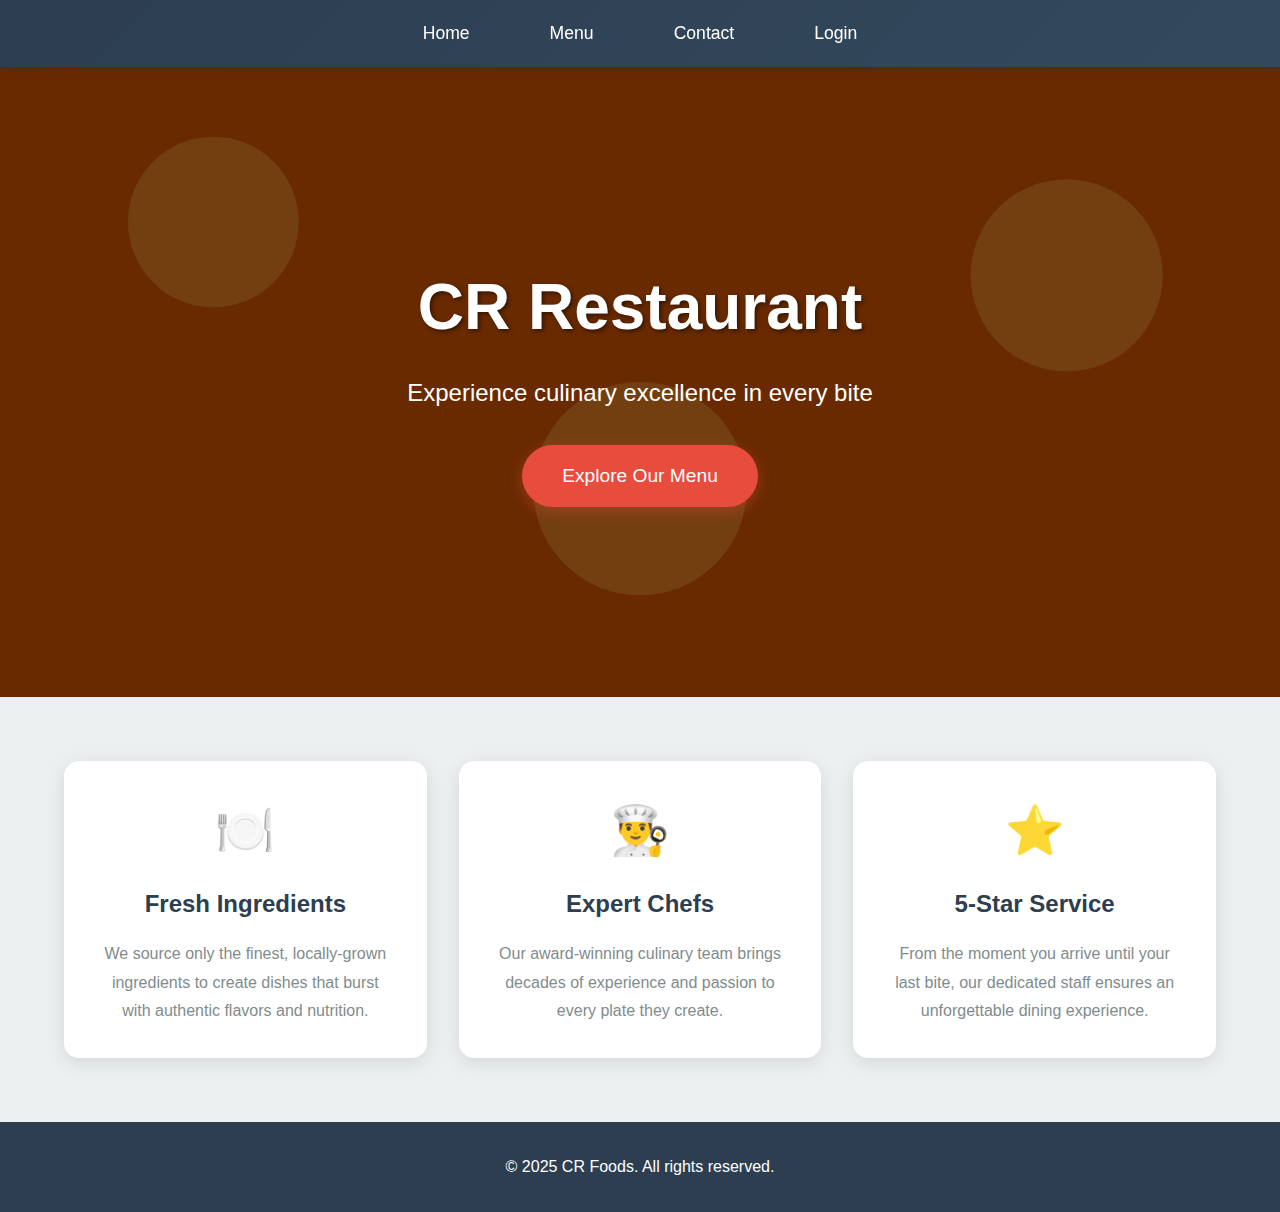
<file: restaurent/restaurentapp/static/index.html>
<!DOCTYPE html>
<html lang="en">
<head>
    <meta charset="UTF-8">
    <meta name="viewport" content="width=device-width, initial-scale=1.0">
    <title>CR Restaurant - Home</title>
    <link rel="stylesheet" href="styles.css">
</head>
<body>
    <nav>
        <ul>
            <li><a href="index.html">Home</a></li>
            <li><a href="menu.html">Menu</a></li>
            <li><a href="contact.html">Contact</a></li>
            <li><a href="login.html">Login</a></li>
        </ul>
    </nav>

    <section class="hero">
        <div class="hero-content">
            <h1>CR Restaurant</h1>
            <p>Experience culinary excellence in every bite</p>
            <a href="menu.html" class="cta-button">Explore Our Menu</a>
        </div>
    </section>

    <section class="features">
        <div class="feature-card">
            <div class="feature-icon">🍽️</div>
            <h3>Fresh Ingredients</h3>
            <p>We source only the finest, locally-grown ingredients to create dishes that burst with authentic flavors and nutrition.</p>
        </div>
        <div class="feature-card">
            <div class="feature-icon">👨‍🍳</div>
            <h3>Expert Chefs</h3>
            <p>Our award-winning culinary team brings decades of experience and passion to every plate they create.</p>
        </div>
        <div class="feature-card">
            <div class="feature-icon">⭐</div>
            <h3>5-Star Service</h3>
            <p>From the moment you arrive until your last bite, our dedicated staff ensures an unforgettable dining experience.</p>
        </div>
    </section>

    <footer>
        <p>&copy; 2025 CR Foods. All rights reserved.</p>
    </footer>
</body>
</html>
</file>
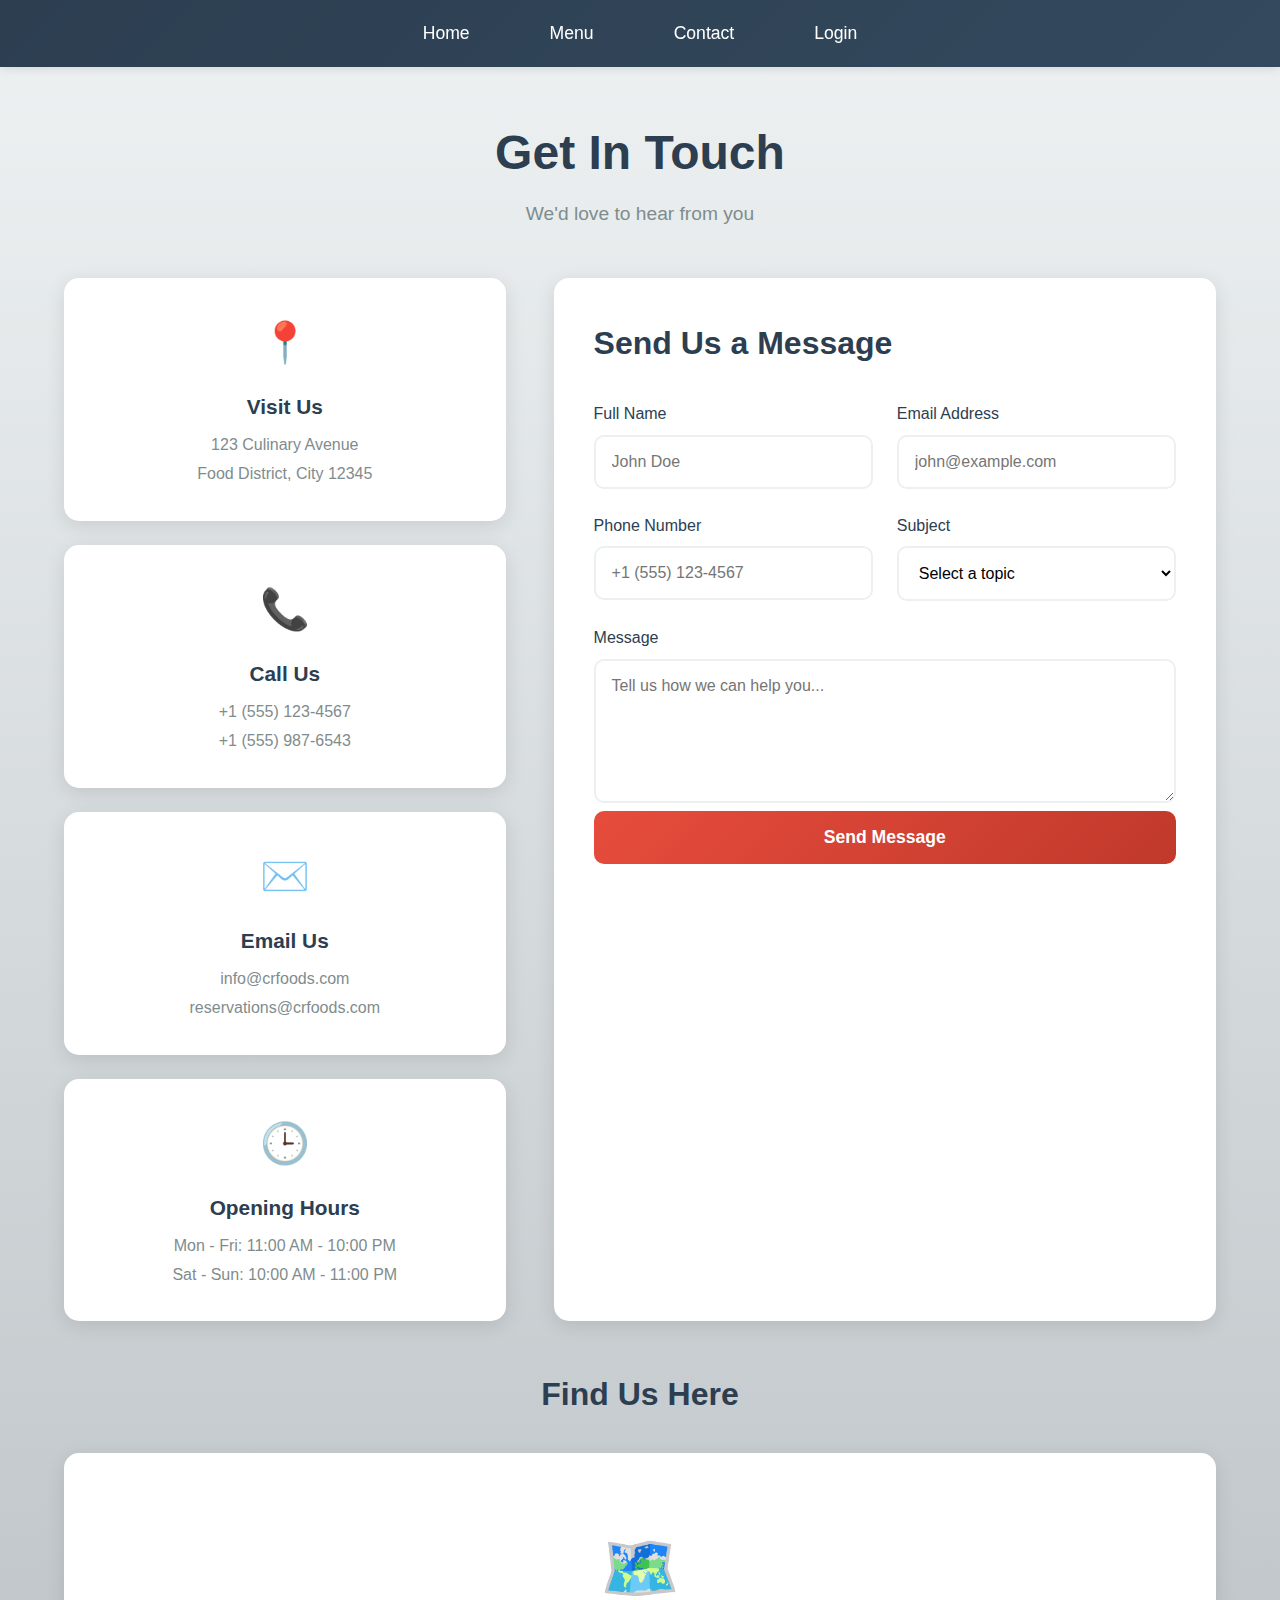
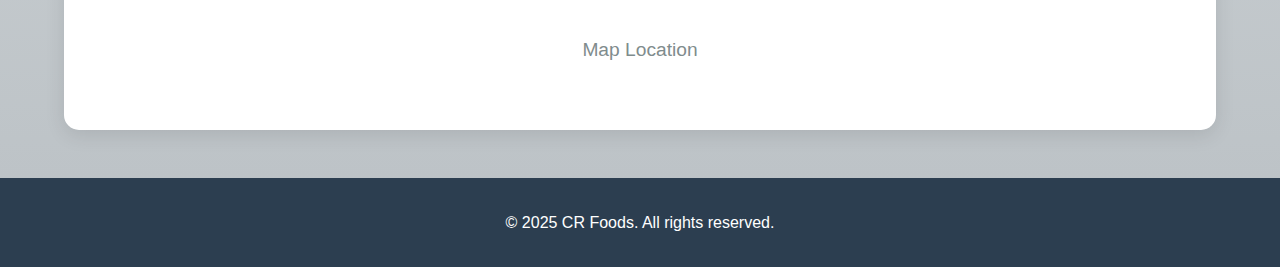
<file: restaurent/restaurentapp/static/contact.html>
<!DOCTYPE html>
<html lang="en">
<head>
    <meta charset="UTF-8">
    <meta name="viewport" content="width=device-width, initial-scale=1.0">
    <title>Savory Bistro - Contact Us</title>
    <link rel="stylesheet" href="styles.css">
</head>
<body>
    <nav>
        <ul>
            <li><a href="index.html">Home</a></li>
            <li><a href="menu.html">Menu</a></li>
            <li><a href="contact.html">Contact</a></li>
            <li><a href="login.html">Login</a></li>
        </ul>
    </nav>

    <div class="contact-page">
        <div class="contact-header">
            <h1>Get In Touch</h1>
            <p>We'd love to hear from you</p>
        </div>

        <div class="contact-container">
            <div class="contact-info">
                <div class="info-card">
                    <div class="info-icon">📍</div>
                    <h3>Visit Us</h3>
                    <p>123 Culinary Avenue<br>Food District, City 12345</p>
                </div>

                <div class="info-card">
                    <div class="info-icon">📞</div>
                    <h3>Call Us</h3>
                    <p>+1 (555) 123-4567<br>+1 (555) 987-6543</p>
                </div>

                <div class="info-card">
                    <div class="info-icon">✉️</div>
                    <h3>Email Us</h3>
                    <p>info@crfoods.com<br>reservations@crfoods.com</p>
                </div>

                <div class="info-card">
                    <div class="info-icon">🕒</div>
                    <h3>Opening Hours</h3>
                    <p>Mon - Fri: 11:00 AM - 10:00 PM<br>
                    Sat - Sun: 10:00 AM - 11:00 PM</p>
                </div>
            </div>

            <div class="contact-form-container">
                <h2>Send Us a Message</h2>
                <form onsubmit="handleContact(event)" class="contact-form">
                    <div class="form-row">
                        <div class="form-group">
                            <label for="name">Full Name</label>
                            <input type="text" id="name" placeholder="John Doe" required>
                        </div>

                        <div class="form-group">
                            <label for="email">Email Address</label>
                            <input type="email" id="email" placeholder="john@example.com" required>
                        </div>
                    </div>

                    <div class="form-row">
                        <div class="form-group">
                            <label for="phone">Phone Number</label>
                            <input type="tel" id="phone" placeholder="+1 (555) 123-4567">
                        </div>

                        <div class="form-group">
                            <label for="subject">Subject</label>
                            <select id="subject" required>
                                <option value="">Select a topic</option>
                                <option value="reservation">Reservation</option>
                                <option value="feedback">Feedback</option>
                                <option value="catering">Catering</option>
                                <option value="other">Other</option>
                            </select>
                        </div>
                    </div>

                    <div class="form-group">
                        <label for="message">Message</label>
                        <textarea id="message" rows="6" placeholder="Tell us how we can help you..." required></textarea>
                    </div>

                    <button type="submit" class="submit-button">Send Message</button>
                </form>
            </div>
        </div>

        <div class="map-container">
            <h2>Find Us Here</h2>
            <div class="map-placeholder">
                <div class="map-icon">🗺️</div>
                <p>Map Location</p>
            </div>
        </div>
    </div>

    <footer>
        <p>&copy; 2025 CR Foods. All rights reserved.</p>
    </footer>

    <script>
        function handleContact(e) {
            e.preventDefault();
            const name = document.getElementById('name').value;
            const email = document.getElementById('email').value;
            const subject = document.getElementById('subject').value;
            alert('Thank you for contacting us, ' + name + '! We will get back to you soon at ' + email);
        }
    </script>
</body>
</html>
</file>
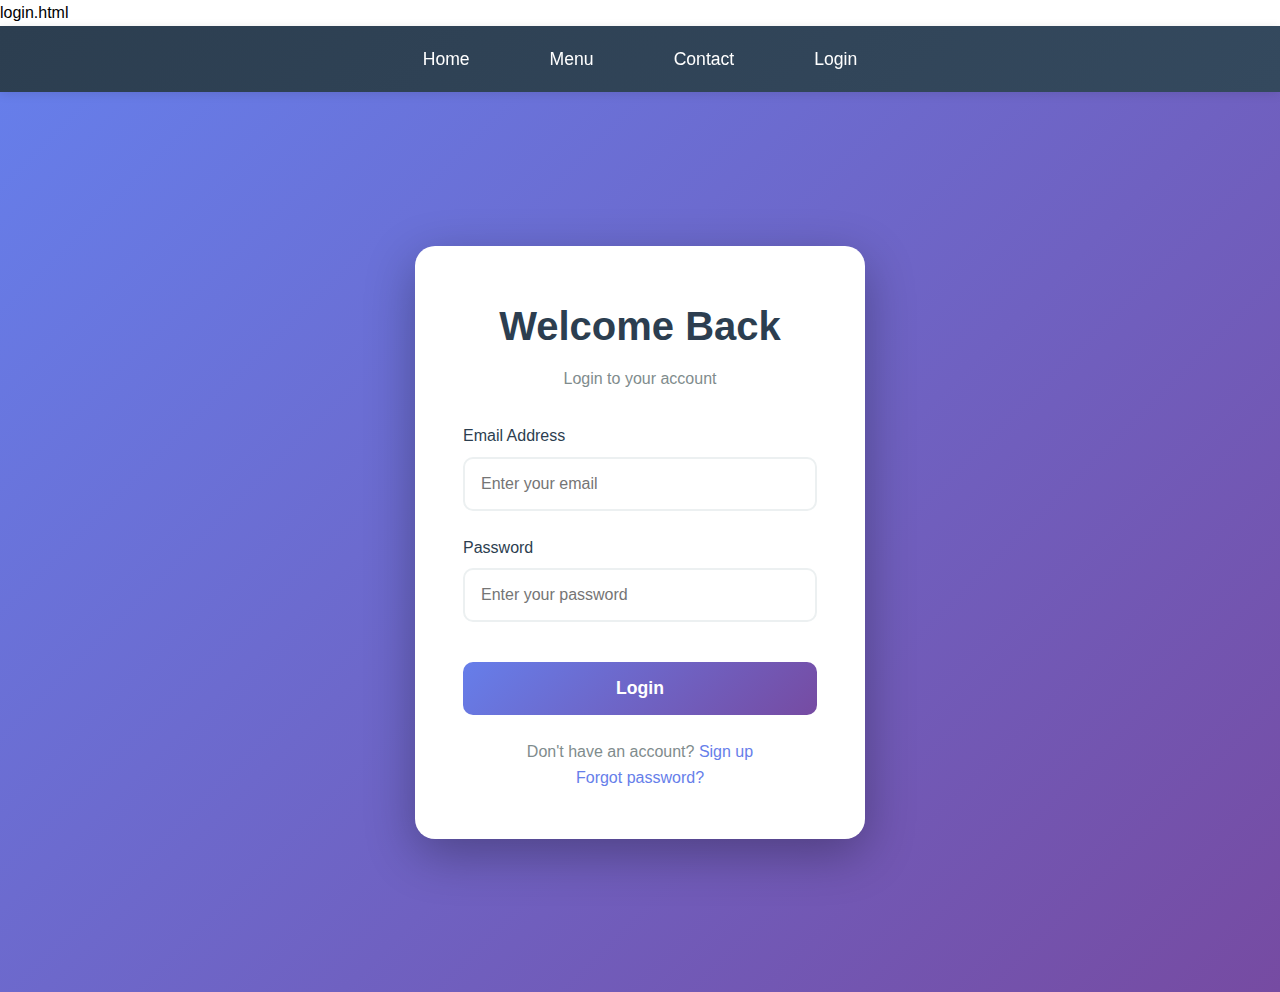
<file: restaurent/restaurentapp/static/login.html>
login.html
<!DOCTYPE html>
<html lang="en">
<head>
    <meta charset="UTF-8">
    <meta name="viewport" content="width=device-width, initial-scale=1.0">
    <title>Savory Bistro - Login</title>
    <link rel="stylesheet" href="styles.css">
</head>
<body>
    <nav>
        <ul>
            <li><a href="index.html">Home</a></li>
            <li><a href="menu.html">Menu</a></li>
            <li><a href="contact.html">Contact</a></li>
            <li><a href="login.html">Login</a></li>
        </ul>
    </nav>

    <div class="login-page">
        <div class="login-container">
            <div class="login-header">
                <h1>Welcome Back</h1>
                <p>Login to your account</p>
            </div>

            <form onsubmit="handleLogin(event)">
                <div class="form-group">
                    <label for="email">Email Address</label>
                    <input type="email" id="email" placeholder="Enter your email" required>
                </div>

                <div class="form-group">
                    <label for="password">Password</label>
                    <input type="password" id="password" placeholder="Enter your password" required>
                </div>

                <button type="submit" class="login-button">Login</button>

                <div class="login-footer">
                    <p>Don't have an account? <a href="#">Sign up</a></p>
                    <p><a href="#">Forgot password?</a></p>
                </div>
            </form>
        </div>
    </div>

    <script>
        function handleLogin(e) {
            e.preventDefault();
            const email = document.getElementById('email').value;
            alert('Login functionality would be connected to backend. Email: ' + email);
        }
    </script>
</body>
</html>
</file>
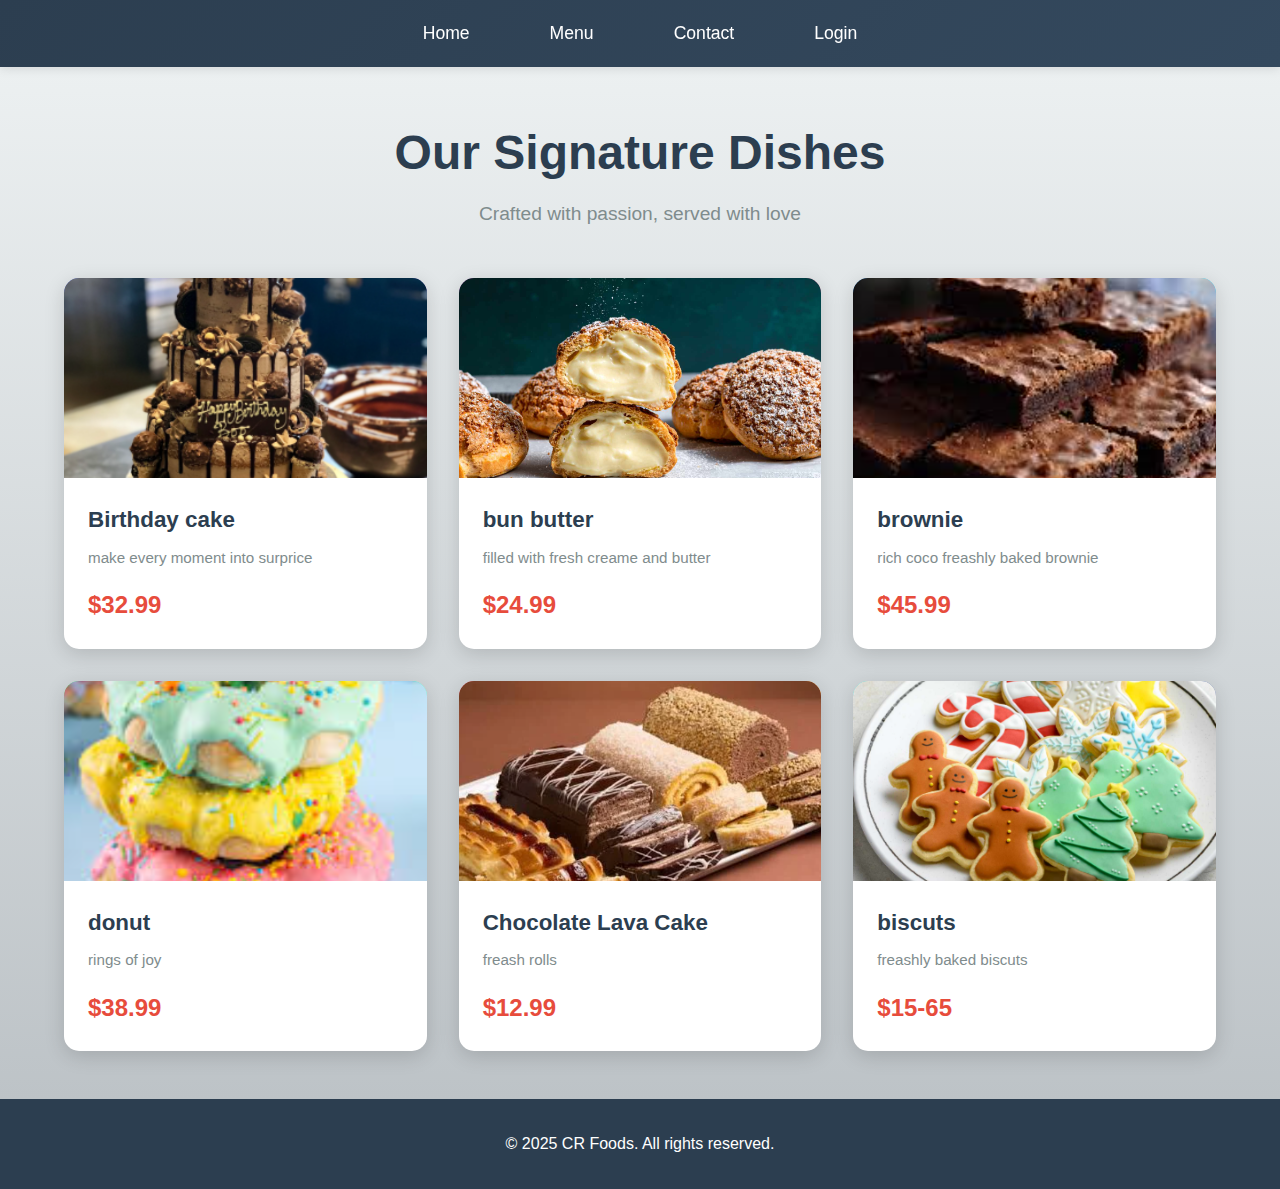
<file: restaurent/restaurentapp/static/menu.html>
<!DOCTYPE html>
<html lang="en">
<head>
    <meta charset="UTF-8">
    <meta name="viewport" content="width=device-width, initial-scale=1.0">
    <title>Savory Bistro - Menu</title>
    <link rel="stylesheet" href="styles.css">
</head>
<body>
    <nav>
        <ul>
            <li><a href="index.html">Home</a></li>
            <li><a href="menu.html">Menu</a></li>
            <li><a href="contact.html">Contact</a></li>
            <li><a href="login.html">Login</a></li>
        </ul>
    </nav>

    <div class="menu-page">
        <div class="menu-header">
            <h1>Our Signature Dishes</h1>
            <p>Crafted with passion, served with love</p>
        </div>

        <div class="menu-grid">
            <div class="menu-item">
                <div class="menu-item-image">
                    <img src="1.png">
                </div>
                <div class="menu-item-content">
                    <h3>Birthday cake</h3>
                    <p>make every moment into surprice</p>
                    <div class="price">$32.99</div>
                </div>
            </div>

            <div class="menu-item">
                <div class="menu-item-image menu-item-2">
                    <img src="2.png">
                </div>
                <div class="menu-item-content">
                    <h3>bun butter</h3>
                    <p>filled with fresh creame and butter</p>
                    <div class="price">$24.99</div>
                </div>
            </div>

            <div class="menu-item">
                <div class="menu-item-image menu-item-3">
                    <img src="3.png">
                </div>
                <div class="menu-item-content">
                    <h3>brownie</h3>
                    <p>rich coco freashly baked brownie</p>
                    <div class="price">$45.99</div>
                </div>
            </div>

            <div class="menu-item">
                <div class="menu-item-image menu-item-4">
                    <img src="4.png">
                </div>
                <div class="menu-item-content">
                    <h3>donut</h3>
                    <p>rings of joy</p>
                    <div class="price">$38.99</div>
                </div>
            </div>

            <div class="menu-item">
                <div class="menu-item-image menu-item-5">
                    <img src="5.png">
                </div>
                <div class="menu-item-content">
                    <h3>Chocolate Lava Cake</h3>
                    <p>freash rolls </p>
                    <div class="price">$12.99</div>
                </div>
            </div>

            <div class="menu-item">
                <div class="menu-item-image menu-item-6">
                    <img src="6.png">
                </div>
                <div class="menu-item-content">
                    <h3>biscuts</h3>
                    <p>freashly baked biscuts</p>
                    <div class="price">$15-65</div>
                </div>
            </div>
        </div>
    </div>

    <footer>
        <p>&copy; 2025 CR Foods. All rights reserved.</p>
    </footer>
</body>
</html>
</file>
<file: restaurent/restaurentapp/static/styles.css>
* {
    margin: 0;
    padding: 0;
    box-sizing: border-box;
}

body {
    font-family: 'Segoe UI', Tahoma, Geneva, Verdana, sans-serif;
    line-height: 1.6;
}

/* Navigation */
nav {
    background: linear-gradient(135deg, #2c3e50 0%, #34495e 100%);
    padding: 1.2rem 0;
    position: sticky;
    top: 0;
    z-index: 1000;
    box-shadow: 0 2px 10px rgba(0,0,0,0.1);
}

nav ul {
    list-style: none;
    display: flex;
    justify-content: center;
    gap: 3rem;
}

nav a {
    color: white;
    text-decoration: none;
    font-size: 1.1rem;
    font-weight: 500;
    transition: all 0.3s;
    padding: 0.5rem 1rem;
    border-radius: 5px;
}

nav a:hover {
    background: rgba(255,255,255,0.1);
    transform: translateY(-2px);
}

/* Home Page Styles */
.hero {
    background: linear-gradient(rgba(0,0,0,0.5), rgba(0,0,0,0.5)), 
                url('data:image/svg+xml,<svg xmlns="http://www.w3.org/2000/svg" viewBox="0 0 1200 600"><rect fill="%23d35400" width="1200" height="600"/><circle fill="%23e67e22" cx="200" cy="150" r="80"/><circle fill="%23e67e22" cx="600" cy="400" r="100"/><circle fill="%23e67e22" cx="1000" cy="200" r="90"/></svg>');
    background-size: cover;
    background-position: center;
    height: 70vh;
    display: flex;
    align-items: center;
    justify-content: center;
    text-align: center;
    color: white;
}

.hero-content h1 {
    font-size: 4rem;
    margin-bottom: 1rem;
    text-shadow: 2px 2px 4px rgba(0,0,0,0.5);
}

.hero-content p {
    font-size: 1.5rem;
    margin-bottom: 2rem;
}

.cta-button {
    background: #e74c3c;
    color: white;
    padding: 1rem 2.5rem;
    text-decoration: none;
    border-radius: 50px;
    font-size: 1.2rem;
    display: inline-block;
    transition: all 0.3s;
    box-shadow: 0 4px 15px rgba(231,76,60,0.4);
}

.cta-button:hover {
    background: #c0392b;
    transform: translateY(-3px);
    box-shadow: 0 6px 20px rgba(231,76,60,0.6);
}

.features {
    display: grid;
    grid-template-columns: repeat(auto-fit, minmax(300px, 1fr));
    gap: 2rem;
    padding: 4rem 5%;
    background: #ecf0f1;
}

.feature-card {
    background: white;
    padding: 2rem;
    border-radius: 15px;
    text-align: center;
    box-shadow: 0 5px 20px rgba(0,0,0,0.1);
    transition: transform 0.3s;
}

.feature-card:hover {
    transform: translateY(-10px);
}

.feature-icon {
    font-size: 3rem;
    margin-bottom: 1rem;
}

.feature-card h3 {
    color: #2c3e50;
    margin-bottom: 1rem;
    font-size: 1.5rem;
}

.feature-card p {
    color: #7f8c8d;
    line-height: 1.8;
}

/* Menu Page Styles */
.menu-page {
    background: linear-gradient(to bottom, #ecf0f1 0%, #bdc3c7 100%);
    min-height: 100vh;
    padding: 3rem 5%;
}

.menu-header {
    text-align: center;
    margin-bottom: 3rem;
}

.menu-header h1 {
    font-size: 3rem;
    color: #2c3e50;
    margin-bottom: 0.5rem;
}

.menu-header p {
    font-size: 1.2rem;
    color: #7f8c8d;
}

.menu-grid {
    display: grid;
    grid-template-columns: repeat(auto-fit, minmax(280px, 1fr));
    gap: 2rem;
    max-width: 1200px;
    margin: 0 auto;
}

.menu-item {
    background: white;
    border-radius: 15px;
    overflow: hidden;
    box-shadow: 0 5px 20px rgba(0,0,0,0.15);
    transition: all 0.3s;
}

.menu-item:hover {
    transform: translateY(-10px);
    box-shadow: 0 10px 30px rgba(0,0,0,0.25);
}

.menu-item-image {
    height: 200px;
    background: linear-gradient(135deg, #667eea 0%, #764ba2 100%);
    display: flex;
    align-items: center;
    justify-content: center;
    font-size: 4rem;
    overflow: hidden;
}

.menu-item-image img {
    width: 100%;
    height: 100%;
    object-fit: cover;
    object-position: center;
}

.menu-item-2 {
    background: linear-gradient(135deg, #f093fb 0%, #f5576c 100%);
}

.menu-item-3 {
    background: linear-gradient(135deg, #4facfe 0%, #00f2fe 100%);
}

.menu-item-4 {
    background: linear-gradient(135deg, #43e97b 0%, #38f9d7 100%);
}

.menu-item-5 {
    background: linear-gradient(135deg, #fa709a 0%, #fee140 100%);
}

.menu-item-6 {
    background: linear-gradient(135deg, #30cfd0 0%, #330867 100%);
}

.menu-item-content {
    padding: 1.5rem;
}

.menu-item-content h3 {
    color: #2c3e50;
    margin-bottom: 0.5rem;
    font-size: 1.4rem;
}

.menu-item-content p {
    color: #7f8c8d;
    margin-bottom: 1rem;
    font-size: 0.95rem;
}

.price {
    color: #e74c3c;
    font-size: 1.5rem;
    font-weight: bold;
}

/* Contact Page Styles */
.contact-page {
    background: linear-gradient(to bottom, #ecf0f1 0%, #bdc3c7 100%);
    min-height: 100vh;
    padding: 3rem 5%;
}

.contact-header {
    text-align: center;
    margin-bottom: 3rem;
}

.contact-header h1 {
    font-size: 3rem;
    color: #2c3e50;
    margin-bottom: 0.5rem;
}

.contact-header p {
    font-size: 1.2rem;
    color: #7f8c8d;
}

.contact-container {
    display: grid;
    grid-template-columns: 1fr 1.5fr;
    gap: 3rem;
    max-width: 1200px;
    margin: 0 auto 3rem;
}

.contact-info {
    display: grid;
    gap: 1.5rem;
}

.info-card {
    background: white;
    padding: 2rem;
    border-radius: 15px;
    text-align: center;
    box-shadow: 0 5px 20px rgba(0,0,0,0.1);
    transition: transform 0.3s;
}

.info-card:hover {
    transform: translateY(-5px);
}

.info-icon {
    font-size: 2.5rem;
    margin-bottom: 1rem;
}

.info-card h3 {
    color: #2c3e50;
    margin-bottom: 0.5rem;
    font-size: 1.3rem;
}

.info-card p {
    color: #7f8c8d;
    line-height: 1.8;
}

.contact-form-container {
    background: white;
    padding: 2.5rem;
    border-radius: 15px;
    box-shadow: 0 5px 20px rgba(0,0,0,0.1);
}

.contact-form-container h2 {
    color: #2c3e50;
    margin-bottom: 2rem;
    font-size: 2rem;
}

.contact-form .form-row {
    display: grid;
    grid-template-columns: 1fr 1fr;
    gap: 1.5rem;
    margin-bottom: 1.5rem;
}

.contact-form .form-group {
    margin-bottom: 0;
}

.contact-form select {
    width: 100%;
    padding: 1rem;
    border: 2px solid #ecf0f1;
    border-radius: 10px;
    font-size: 1rem;
    transition: all 0.3s;
    background: white;
    cursor: pointer;
}

.contact-form select:focus {
    outline: none;
    border-color: #667eea;
}

.contact-form textarea {
    width: 100%;
    padding: 1rem;
    border: 2px solid #ecf0f1;
    border-radius: 10px;
    font-size: 1rem;
    font-family: inherit;
    transition: all 0.3s;
    resize: vertical;
}

.contact-form textarea:focus {
    outline: none;
    border-color: #667eea;
}

.submit-button {
    width: 100%;
    padding: 1rem;
    background: linear-gradient(135deg, #e74c3c 0%, #c0392b 100%);
    color: white;
    border: none;
    border-radius: 10px;
    font-size: 1.1rem;
    font-weight: 600;
    cursor: pointer;
    transition: all 0.3s;
}

.submit-button:hover {
    transform: translateY(-2px);
    box-shadow: 0 5px 20px rgba(231,76,60,0.4);
}

.map-container {
    max-width: 1200px;
    margin: 0 auto;
    text-align: center;
}

.map-container h2 {
    color: #2c3e50;
    margin-bottom: 2rem;
    font-size: 2rem;
}

.map-placeholder {
    background: white;
    border-radius: 15px;
    padding: 4rem;
    box-shadow: 0 5px 20px rgba(0,0,0,0.1);
    display: flex;
    flex-direction: column;
    align-items: center;
    justify-content: center;
}

.map-icon {
    font-size: 4rem;
    margin-bottom: 1rem;
}

.map-placeholder p {
    color: #7f8c8d;
    font-size: 1.2rem;
}

/* Login Page Styles */
.login-page {
    background: linear-gradient(135deg, #667eea 0%, #764ba2 100%);
    min-height: 100vh;
    display: flex;
    align-items: center;
    justify-content: center;
    padding: 2rem;
}

.login-container {
    background: white;
    padding: 3rem;
    border-radius: 20px;
    box-shadow: 0 15px 50px rgba(0,0,0,0.3);
    max-width: 450px;
    width: 100%;
}

.login-header {
    text-align: center;
    margin-bottom: 2rem;
}

.login-header h1 {
    color: #2c3e50;
    font-size: 2.5rem;
    margin-bottom: 0.5rem;
}

.login-header p {
    color: #7f8c8d;
}

.form-group {
    margin-bottom: 1.5rem;
}

.form-group label {
    display: block;
    color: #2c3e50;
    margin-bottom: 0.5rem;
    font-weight: 500;
}

.form-group input {
    width: 100%;
    padding: 1rem;
    border: 2px solid #ecf0f1;
    border-radius: 10px;
    font-size: 1rem;
    transition: all 0.3s;
}

.form-group input:focus {
    outline: none;
    border-color: #667eea;
}

.login-button {
    width: 100%;
    padding: 1rem;
    background: linear-gradient(135deg, #667eea 0%, #764ba2 100%);
    color: white;
    border: none;
    border-radius: 10px;
    font-size: 1.1rem;
    font-weight: 600;
    cursor: pointer;
    transition: all 0.3s;
    margin-top: 1rem;
}

.login-button:hover {
    transform: translateY(-2px);
    box-shadow: 0 5px 20px rgba(102,126,234,0.4);
}

.login-footer {
    text-align: center;
    margin-top: 1.5rem;
    color: #7f8c8d;
}

.login-footer a {
    color: #667eea;
    text-decoration: none;
    font-weight: 500;
}

/* Footer */
footer {
    background: #2c3e50;
    color: white;
    text-align: center;
    padding: 2rem;
    margin-top: auto;
}

/* Responsive Design */
@media (max-width: 968px) {
    .contact-container {
        grid-template-columns: 1fr;
    }

    .contact-form .form-row {
        grid-template-columns: 1fr;
    }
}

@media (max-width: 768px) {
    .hero-content h1 {
        font-size: 2.5rem;
    }

    .hero-content p {
        font-size: 1.2rem;
    }

    nav ul {
        gap: 1rem;
        flex-wrap: wrap;
        padding: 0 1rem;
    }

    nav a {
        font-size: 1rem;
        padding: 0.4rem 0.8rem;
    }

    .menu-header h1, .contact-header h1 {
        font-size: 2rem;
    }

    .login-container {
        padding: 2rem;
    }

    .contact-form-container {
        padding: 1.5rem;
    }
}
</file>
